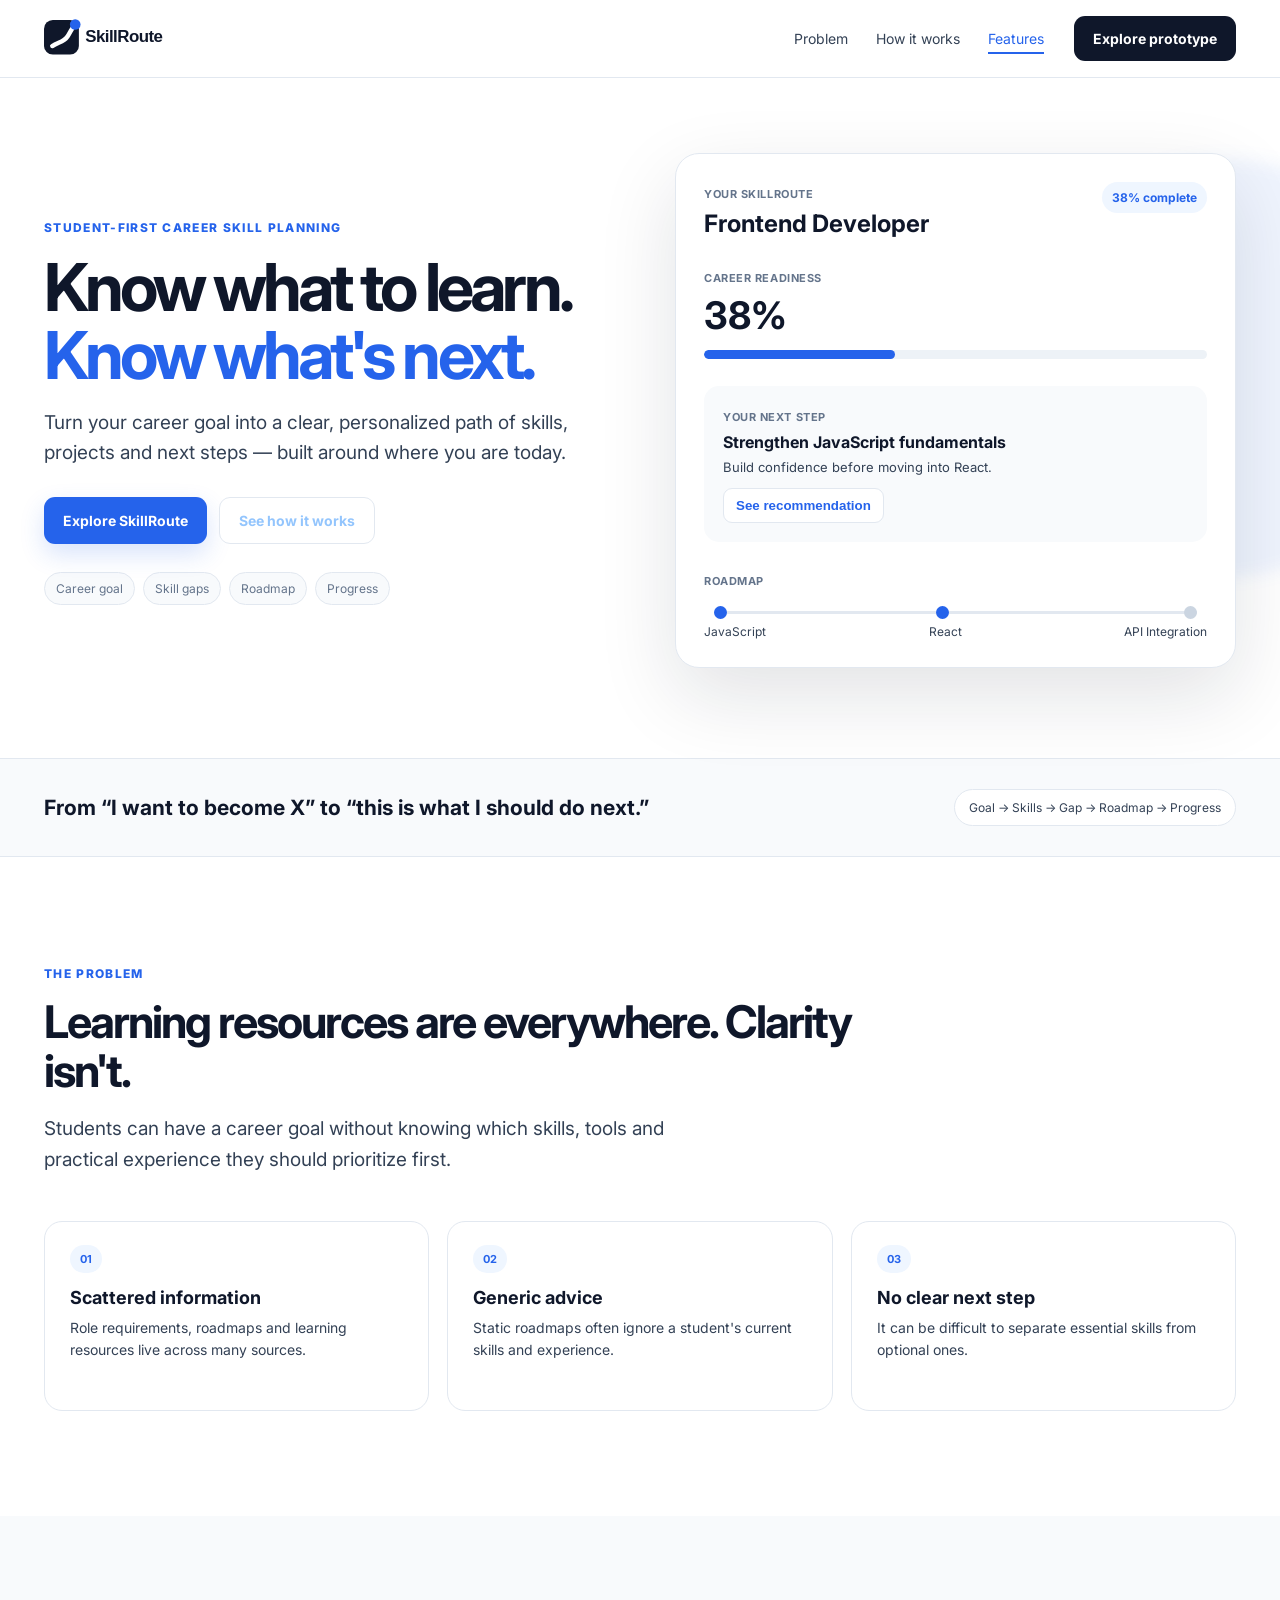
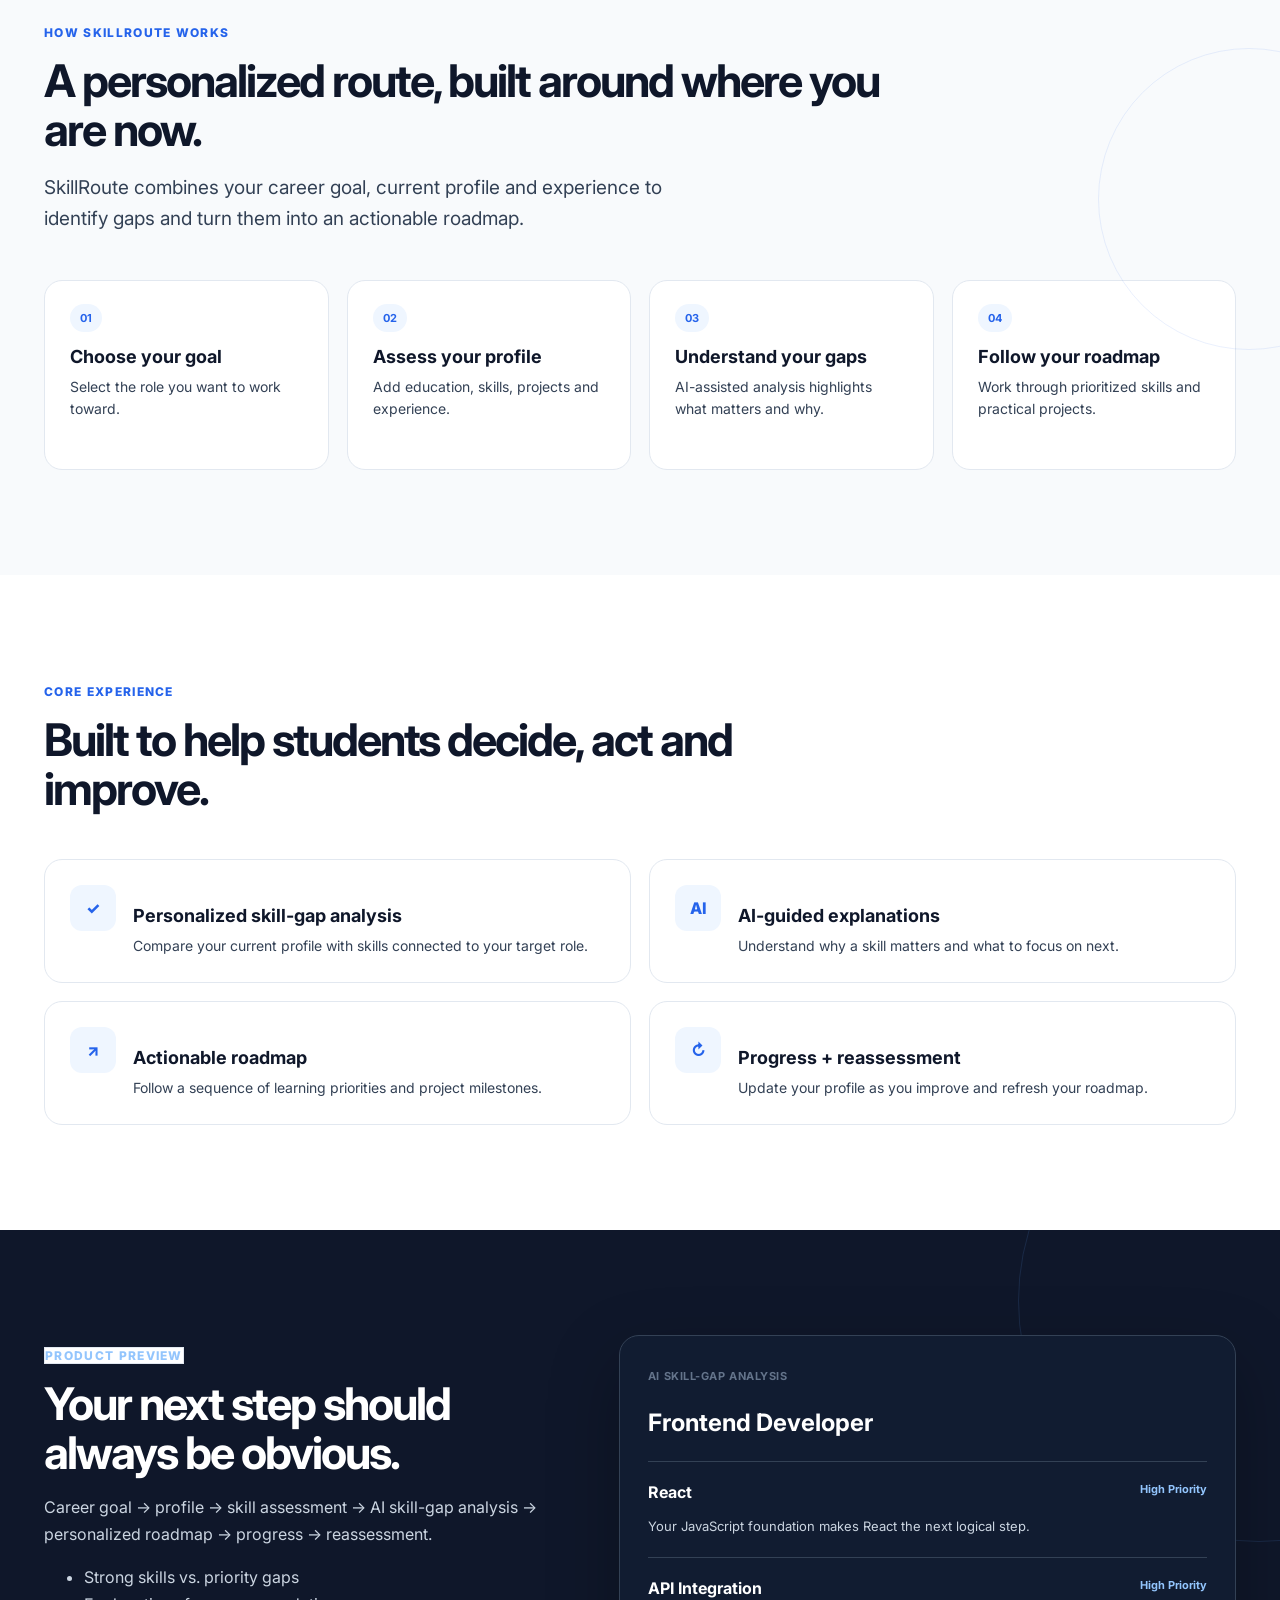
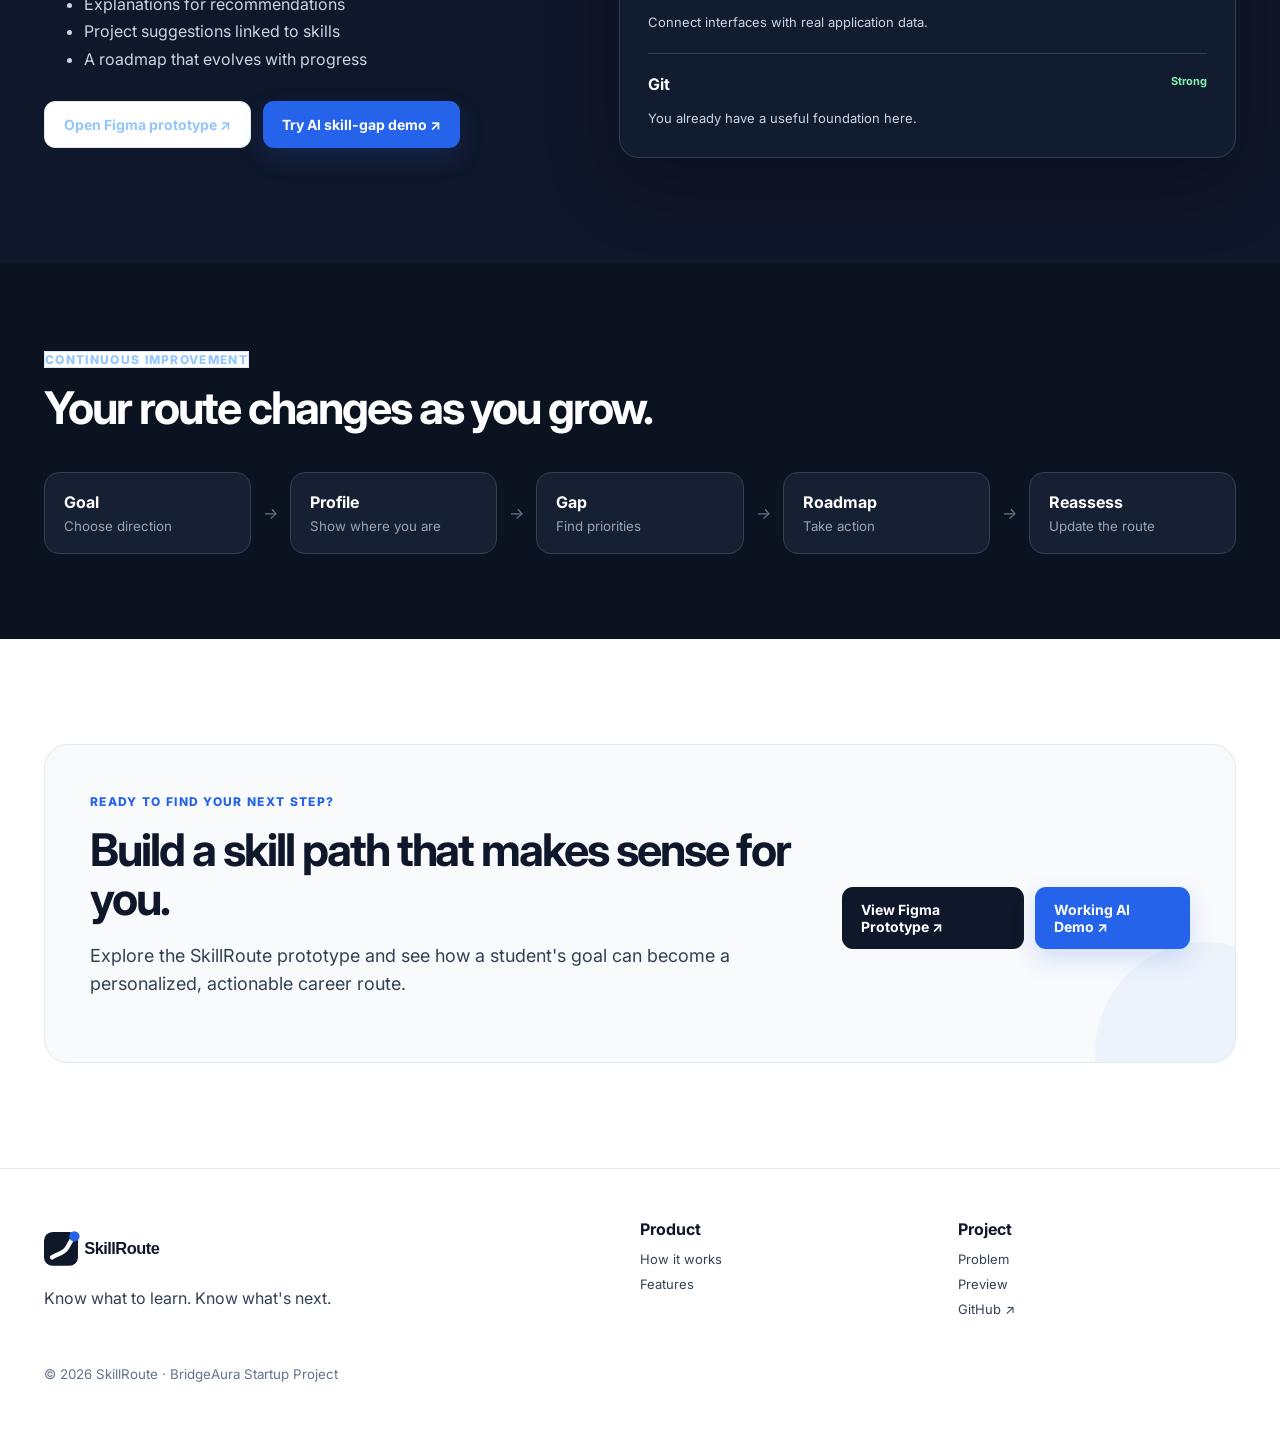
<file: index.html>
<!doctype html>
<html lang="en">
<head>
<meta charset="utf-8">
<meta name="viewport" content="width=device-width,initial-scale=1">
<title>SkillRoute — Know what to learn. Know what's next.</title>
<meta name="description" content="SkillRoute turns a student's career goal into a personalized skill roadmap.">
<link rel="preconnect" href="https://fonts.googleapis.com"><link rel="preconnect" href="https://fonts.gstatic.com" crossorigin><link href="https://fonts.googleapis.com/css2?family=Inter:wght@400;500;600;700;800&display=swap" rel="stylesheet"><link rel="stylesheet" href="style.css">
<style>.brand img{display:block;width:154px;height:auto}.footer-brand img{display:block;width:150px;height:auto;margin-bottom:12px}@media(max-width:600px){.brand img{width:142px}.footer-brand img{width:140px}}</style>
</head>
<body><div class="progress" id="progress"></div>
<header><a class="brand" href="#" aria-label="SkillRoute home"><img src="assets/skillroute-logo.svg" alt="SkillRoute"></a><nav><a href="#problem">Problem</a><a href="#how">How it works</a><a href="#features">Features</a></nav><a class="btn dark" href="#cta">Explore prototype</a></header>
<main>
<section class="hero"><div class="copy reveal"><span class="eyebrow">STUDENT-FIRST CAREER SKILL PLANNING</span><h1>Know what to learn.<br><span>Know what's next.</span></h1><p>Turn your career goal into a clear, personalized path of skills, projects and next steps — built around where you are today.</p><div class="actions"><a class="btn blue" href="#preview">Explore SkillRoute</a><a class="btn light" href="#how">See how it works</a></div><div class="chips"><span>Career goal</span><span>Skill gaps</span><span>Roadmap</span><span>Progress</span></div></div>
<div class="app reveal delay"><div class="apphead"><div><small>YOUR SKILLROUTE</small><h3>Frontend Developer</h3></div><b>38% complete</b></div><small>CAREER READINESS</small><strong class="score">38%</strong><div class="bar"><i></i></div><div class="next"><small>YOUR NEXT STEP</small><h4>Strengthen JavaScript fundamentals</h4><p>Build confidence before moving into React.</p><button type="button" onclick="document.getElementById('preview').scrollIntoView({behavior:'smooth'})">See recommendation</button></div><small>ROADMAP</small><div class="line"><i></i><i></i><i></i></div><div class="labels"><span>JavaScript</span><span>React</span><span>API Integration</span></div></div></section>
<section class="strip"><strong>From “I want to become X” to “this is what I should do next.”</strong><span>Goal → Skills → Gap → Roadmap → Progress</span></section>
<section class="section" id="problem"><div class="head reveal"><span class="eyebrow">THE PROBLEM</span><h2>Learning resources are everywhere. Clarity isn't.</h2><p>Students can have a career goal without knowing which skills, tools and practical experience they should prioritize first.</p></div><div class="grid three"><article class="card reveal"><b>01</b><h3>Scattered information</h3><p>Role requirements, roadmaps and learning resources live across many sources.</p></article><article class="card reveal delay"><b>02</b><h3>Generic advice</h3><p>Static roadmaps often ignore a student's current skills and experience.</p></article><article class="card reveal delay2"><b>03</b><h3>No clear next step</h3><p>It can be difficult to separate essential skills from optional ones.</p></article></div></section>
<section class="section tint" id="how"><div class="head reveal"><span class="eyebrow">HOW SKILLROUTE WORKS</span><h2>A personalized route, built around where you are now.</h2><p>SkillRoute combines your career goal, current profile and experience to identify gaps and turn them into an actionable roadmap.</p></div><div class="grid four"><article class="card reveal"><b>01</b><h3>Choose your goal</h3><p>Select the role you want to work toward.</p></article><article class="card reveal delay"><b>02</b><h3>Assess your profile</h3><p>Add education, skills, projects and experience.</p></article><article class="card reveal delay2"><b>03</b><h3>Understand your gaps</h3><p>AI-assisted analysis highlights what matters and why.</p></article><article class="card reveal delay3"><b>04</b><h3>Follow your roadmap</h3><p>Work through prioritized skills and practical projects.</p></article></div></section>
<section class="section" id="features"><div class="head reveal"><span class="eyebrow">CORE EXPERIENCE</span><h2>Built to help students decide, act and improve.</h2></div><div class="grid two"><article class="feature reveal"><i>✓</i><div><h3>Personalized skill-gap analysis</h3><p>Compare your current profile with skills connected to your target role.</p></div></article><article class="feature reveal delay"><i>AI</i><div><h3>AI-guided explanations</h3><p>Understand why a skill matters and what to focus on next.</p></div></article><article class="feature reveal"><i>↗</i><div><h3>Actionable roadmap</h3><p>Follow a sequence of learning priorities and project milestones.</p></div></article><article class="feature reveal delay"><i>↻</i><div><h3>Progress + reassessment</h3><p>Update your profile as you improve and refresh your roadmap.</p></div></article></div></section>
<section class="preview" id="preview"><div class="preview-inner"><div class="reveal"><span class="eyebrow light">PRODUCT PREVIEW</span><h2>Your next step should always be obvious.</h2><p>Career goal → profile → skill assessment → AI skill-gap analysis → personalized roadmap → progress → reassessment.</p><ul><li>Strong skills vs. priority gaps</li><li>Explanations for recommendations</li><li>Project suggestions linked to skills</li><li>A roadmap that evolves with progress</li></ul><div class="actions"><a class="btn light" href="https://www.figma.com/design/oajk3q8m2jLgLnQjPLyh5r/SkillRoute-%25E2%2580%2594-Final-UI-UX-Prototype?node-id=0-1&p=f&t=VhZqyGixLfOtZPLC-0" target="_blank" rel="noreferrer">Open Figma prototype ↗</a><a class="btn blue" href="ai-demo/">Try AI skill-gap demo ↗</a></div></div><div class="panel reveal delay"><small>AI SKILL-GAP ANALYSIS</small><h3>Frontend Developer</h3><hr><b>React <em>High Priority</em></b><p>Your JavaScript foundation makes React the next logical step.</p><hr><b>API Integration <em>High Priority</em></b><p>Connect interfaces with real application data.</p><hr><b>Git <em class="good">Strong</em></b><p>You already have a useful foundation here.</p></div></div></section>
<section class="loop"><div class="reveal"><span class="eyebrow light">CONTINUOUS IMPROVEMENT</span><h2>Your route changes as you grow.</h2><div class="looprow"><div><b>Goal</b><small>Choose direction</small></div><i>→</i><div><b>Profile</b><small>Show where you are</small></div><i>→</i><div><b>Gap</b><small>Find priorities</small></div><i>→</i><div><b>Roadmap</b><small>Take action</small></div><i>→</i><div><b>Reassess</b><small>Update the route</small></div></div></div></section>
<section class="cta" id="cta"><div class="cta-card reveal"><div><span class="eyebrow">READY TO FIND YOUR NEXT STEP?</span><h2>Build a skill path that makes sense for you.</h2><p>Explore the SkillRoute prototype and see how a student's goal can become a personalized, actionable career route.</p></div><div class="actions"><a class="btn dark" href="https://www.figma.com/design/oajk3q8m2jLgLnQjPLyh5r/SkillRoute-%25E2%2580%2594-Final-UI-UX-Prototype?node-id=0-1&p=f&t=VhZqyGixLfOtZPLC-0" target="_blank" rel="noreferrer">View Figma Prototype ↗</a><a class="btn blue" href="ai-demo/">Working AI Demo ↗</a></div></div></section>
</main>
<footer><div><a class="footer-brand" href="#" aria-label="SkillRoute home"><img src="assets/skillroute-logo.svg" alt="SkillRoute"></a><p>Know what to learn. Know what's next.</p></div><div><strong>Product</strong><a href="#how">How it works</a><a href="#features">Features</a></div><div><strong>Project</strong><a href="#problem">Problem</a><a href="#preview">Preview</a><a href="https://github.com/ashishnaikbackup/SkillRoute" target="_blank" rel="noreferrer">GitHub ↗</a></div><small>© 2026 SkillRoute · BridgeAura Startup Project</small></footer>
<script src="script.js"></script></body></html>
</file>
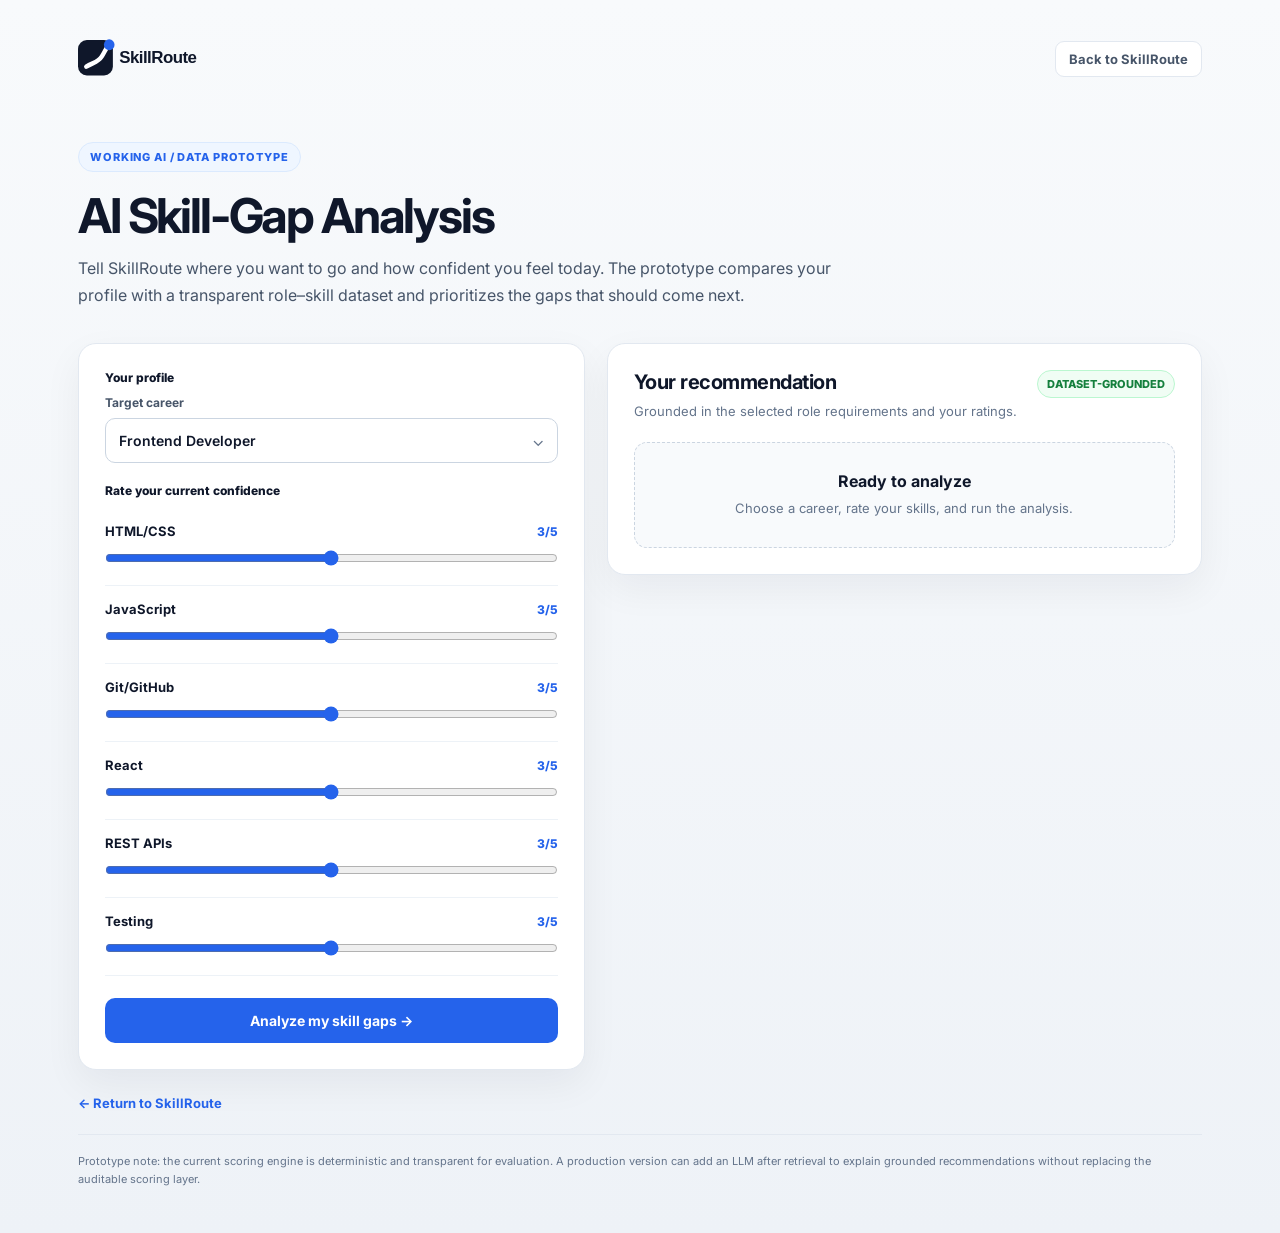
<file: ai-demo/index.html>
<!doctype html>
<html lang="en"><head><meta charset="utf-8"><meta name="viewport" content="width=device-width,initial-scale=1"><meta name="description" content="SkillRoute AI Skill-Gap Analysis prototype"><title>SkillRoute — AI Skill-Gap Analysis</title><link rel="preconnect" href="https://fonts.googleapis.com"><link rel="preconnect" href="https://fonts.gstatic.com" crossorigin><link href="https://fonts.googleapis.com/css2?family=Inter:wght@400;500;600;700;800&display=swap" rel="stylesheet"><style>
:root{--navy:#0f172a;--blue:#2563eb;--ink:#1e293b;--slate:#475569;--muted:#64748b;--line:#e2e8f0;--bg:#f8fafc;--soft:#eff6ff;--green:#15803d;--greenbg:#f0fdf4;--amber:#b45309;--amberbg:#fffbeb}*{box-sizing:border-box}body{margin:0;font-family:Inter,system-ui,sans-serif;background:linear-gradient(180deg,#f8fafc,#eef2f7);color:var(--navy)}.wrap{max-width:1180px;margin:auto;padding:30px 28px 45px}.topbar{height:58px;display:flex;align-items:center;justify-content:space-between;margin-bottom:54px}.brand img{display:block;width:154px;height:auto}.toplink{font-size:13px;font-weight:700;color:var(--slate);text-decoration:none;padding:9px 13px;border:1px solid var(--line);background:#fff;border-radius:9px}.hero{max-width:850px}.eyebrow{display:inline-flex;padding:7px 11px;border-radius:999px;background:var(--soft);border:1px solid #dbeafe;color:var(--blue);font-size:11px;font-weight:800;letter-spacing:.08em;text-transform:uppercase}.hero h1{font-size:48px;line-height:1.08;letter-spacing:-.045em;margin:18px 0 13px}.hero p{font-size:16px;line-height:1.7;color:var(--slate);max-width:790px;margin:0}.grid{display:grid;grid-template-columns:minmax(0,.92fr) minmax(0,1.08fr);gap:22px;margin-top:34px;align-items:start}.card{background:#fff;border:1px solid var(--line);border-radius:18px;padding:26px;box-shadow:0 14px 38px rgba(15,23,42,.055)}.card h2{font-size:20px;letter-spacing:-.025em;margin:0 0 7px}.section-label{font-size:12px;font-weight:800;margin-bottom:10px}label{display:block;font-size:12px;font-weight:700;margin:0 0 8px;color:var(--slate)}.select-wrap{position:relative}.select-wrap:after{content:"⌄";position:absolute;right:14px;top:12px;color:var(--muted)}select{appearance:none;width:100%;padding:13px 42px 13px 13px;border:1px solid #cbd5e1;border-radius:10px;background:#fff;color:var(--navy);font:600 14px Inter;margin-bottom:20px}.skill{padding:15px 0;border-bottom:1px solid #edf2f7}.row{display:flex;justify-content:space-between;align-items:center}.row b{font-size:13px}.value{color:var(--blue);font-size:12px;font-weight:800}input[type=range]{width:100%;accent-color:var(--blue);margin:11px 0 1px}.btn{margin-top:22px;width:100%;border:0;background:var(--blue);color:white;border-radius:10px;padding:14px 16px;font:700 14px Inter;cursor:pointer}.result-head{display:flex;justify-content:space-between;gap:15px;align-items:flex-start}.status{font-size:11px;font-weight:800;color:var(--green);background:var(--greenbg);border:1px solid #bbf7d0;padding:6px 9px;border-radius:999px}.muted{color:var(--muted);font-size:13px;line-height:1.6}.scorebox{margin:20px 0;padding:18px;border-radius:14px;background:var(--navy);color:#fff;display:flex;align-items:end;justify-content:space-between}.score strong{font-size:44px;line-height:1}.score span{font-size:12px;color:#cbd5e1}.mini-label{font-size:10px;text-transform:uppercase;letter-spacing:.08em;font-weight:800;color:#93c5fd;margin-bottom:6px}.gap{border:1px solid var(--line);border-radius:13px;padding:15px;margin:11px 0}.gaptop{display:flex;justify-content:space-between;align-items:center}.gaptop b{font-size:14px}.badge{font-size:10px;font-weight:800;border-radius:99px;padding:5px 8px;background:var(--amberbg);border:1px solid #fde68a;color:var(--amber)}.gapmeta{color:var(--muted);font-size:12px;margin-top:6px}.bar{height:7px;background:#e2e8f0;border-radius:99px;margin-top:11px;overflow:hidden}.bar i{display:block;height:100%;background:linear-gradient(90deg,#60a5fa,var(--blue));border-radius:99px}.next{margin-top:18px;padding:17px 18px;border-radius:13px;background:var(--soft);border:1px solid #dbeafe}.next b{color:#1d4ed8;font-size:13px}.next p{margin:7px 0 0;color:var(--slate);font-size:13px;line-height:1.55}.empty{padding:28px 20px;text-align:center;border:1px dashed #cbd5e1;border-radius:13px;background:#f8fafc}.back{display:inline-block;margin-top:25px;color:var(--blue);text-decoration:none;font-size:13px;font-weight:700}.foot{margin-top:22px;padding-top:18px;border-top:1px solid var(--line);font-size:11px;line-height:1.6;color:var(--muted)}@media(max-width:820px){.grid{grid-template-columns:1fr}.hero h1{font-size:37px}.toplink{display:none}.brand img{width:142px}}
</style></head><body><main class="wrap"><header class="topbar"><a class="brand" href="../" aria-label="SkillRoute home"><img src="../assets/skillroute-logo.svg" alt="SkillRoute"></a><a class="toplink" href="../">Back to SkillRoute</a></header><section class="hero"><span class="eyebrow">Working AI / Data Prototype</span><h1>AI Skill-Gap Analysis</h1><p>Tell SkillRoute where you want to go and how confident you feel today. The prototype compares your profile with a transparent role–skill dataset and prioritizes the gaps that should come next.</p></section><div class="grid"><section class="card"><div class="section-label">Your profile</div><label for="role">Target career</label><div class="select-wrap"><select id="role"><option>Frontend Developer</option><option>Data Analyst</option><option>UI/UX Designer</option><option>VLSI / Embedded</option></select></div><div class="section-label">Rate your current confidence</div><div id="skills"></div><button class="btn" onclick="analyze()">Analyze my skill gaps →</button></section><section class="card"><div class="result-head"><div><h2>Your recommendation</h2><p class="muted" style="margin:0">Grounded in the selected role requirements and your ratings.</p></div><span class="status">DATASET-GROUNDED</span></div><div id="output"><div class="empty" style="margin-top:20px"><strong>Ready to analyze</strong><p class="muted" style="margin:7px 0 0">Choose a career, rate your skills, and run the analysis.</p></div></div></section></div><a class="back" href="../">← Return to SkillRoute</a><div class="foot">Prototype note: the current scoring engine is deterministic and transparent for evaluation. A production version can add an LLM after retrieval to explain grounded recommendations without replacing the auditable scoring layer.</div></main><script>
const data={"Frontend Developer":[['HTML/CSS',5],['JavaScript',5],['Git/GitHub',4],['React',4],['REST APIs',4],['Testing',3]],"Data Analyst":[['SQL',5],['Excel/Spreadsheets',4],['Python',4],['Statistics',4],['Data Visualization',4],['Power BI/Tableau',3]],"UI/UX Designer":[['User Research',5],['Figma',5],['Wireframing',4],['Prototyping',4],['Design Systems',4],['Usability Testing',3]],"VLSI / Embedded":[['Digital Logic',5],['Verilog/SystemVerilog',5],['C/C++',4],['FPGA/Vivado',4],['Computer Architecture',3],['Git/GitHub',3]]};
function render(){const role=document.getElementById('role').value;document.getElementById('skills').innerHTML=data[role].map((s,i)=>`<div class="skill"><div class="row"><b>${s[0]}</b><span class="value" id="v${i}">3/5</span></div><input type="range" min="1" max="5" value="3" id="s${i}" oninput="document.getElementById('v${i}').textContent=this.value+'/5'"></div>`).join('')};document.getElementById('role').onchange=render;render();
function analyze(){const role=document.getElementById('role').value;const gaps=data[role].map((s,i)=>({skill:s[0],target:s[1],current:+document.getElementById('s'+i).value,gap:s[1]-(+document.getElementById('s'+i).value)})).sort((a,b)=>b.gap-a.gap);const positive=gaps.filter(x=>x.gap>0);const avg=gaps.reduce((a,x)=>a+x.current,0)/gaps.length;const readiness=Math.round(avg/5*100);let html=`<div class="scorebox"><div><div class="mini-label">Career readiness</div><div class="score"><strong>${readiness}%</strong></div></div><span>${positive.length} skill gap${positive.length===1?'':'s'} identified</span></div>`;if(positive.length){positive.slice(0,4).forEach(x=>{const width=Math.max(12,Math.round(x.gap/x.target*100));html+=`<div class="gap"><div class="gaptop"><b>${x.skill}</b><span class="badge">${x.gap>=2?'HIGH PRIORITY':'PRIORITY'}</span></div><div class="gapmeta">Current ${x.current}/5 · Target ${x.target}/5 · Gap ${x.gap}</div><div class="bar"><i style="width:${width}%"></i></div></div>`});const top=positive[0];html+=`<div class="next"><b>Recommended next action</b><p>Prioritize <strong>${top.skill}</strong>, then reassess your confidence after a small practical project.</p></div>`}else html+='<div class="next"><b>No major gaps detected</b><p>Your current ratings meet the demo target levels for this role.</p></div>';document.getElementById('output').innerHTML=html}
</script></body></html>
</file>
<file: style.css>
:root{--navy:#0F172A;--blue:#2563EB;--surface:#F8FAFC;--slate:#334155;--muted:#64748B;--border:#E2E8F0}*{box-sizing:border-box}html{scroll-behavior:smooth}body{margin:0;font-family:Inter,system-ui,sans-serif;color:var(--navy);background:#fff;overflow-x:hidden}a{text-decoration:none;color:inherit}.progress{position:fixed;top:0;left:0;height:3px;background:var(--blue);width:0;z-index:99;box-shadow:0 0 14px #2563eb66}header{height:78px;display:flex;align-items:center;gap:30px;padding:0 max(24px,calc((100vw - 1192px)/2));border-bottom:1px solid var(--border);position:sticky;top:0;background:#fffffff0;backdrop-filter:blur(14px);z-index:50}.brand{font-weight:800;letter-spacing:-.03em}nav{margin-left:auto;display:flex;gap:28px;font-size:14px;color:var(--slate)}nav a{position:relative}nav a:after{content:"";position:absolute;left:0;right:100%;bottom:-7px;height:2px;background:var(--blue);transition:.25s}nav a:hover{color:var(--blue)}nav a:hover:after{right:0}.btn{display:inline-flex;align-items:center;justify-content:center;padding:14px 19px;border-radius:11px;font-size:14px;font-weight:700;transition:.25s;will-change:transform}.btn:hover{transform:translateY(-3px);box-shadow:0 12px 28px #0f172a18}.dark{background:var(--navy);color:#fff}.blue{background:var(--blue);color:#fff;box-shadow:0 10px 25px #2563eb2e}.light{border:1px solid var(--border);background:#fff}.hero{max-width:1240px;margin:auto;min-height:680px;padding:70px 24px 85px;display:grid;grid-template-columns:1fr 1fr;gap:70px;align-items:center;position:relative}.hero:before{content:"";position:absolute;width:420px;height:420px;border-radius:50%;background:#2563eb12;filter:blur(8px);top:80px;right:-170px;z-index:-1;animation:float 8s ease-in-out infinite}.eyebrow{font-size:12px;font-weight:800;letter-spacing:.11em;color:var(--blue)}h1{font-size:66px;line-height:1.02;letter-spacing:-.06em;margin:18px 0}h1 span{color:var(--blue)}.copy>p,.head p{font-size:19px;line-height:1.6;color:var(--slate);max-width:650px}.actions{display:flex;gap:12px;margin-top:28px}.chips{display:flex;gap:8px;flex-wrap:wrap;margin-top:28px}.chips span{padding:8px 11px;background:var(--surface);border:1px solid var(--border);border-radius:99px;color:var(--muted);font-size:12px;transition:.25s}.chips span:hover{transform:translateY(-3px);border-color:#93C5FD;background:#EFF6FF;color:var(--blue)}.app{border:1px solid var(--border);border-radius:24px;padding:28px;background:#fff;box-shadow:0 28px 80px #0f172a1f;animation:cardFloat 6s ease-in-out infinite;will-change:transform}.apphead{display:flex;justify-content:space-between;gap:20px}.app small,.panel small{font-size:11px;color:var(--muted);font-weight:700;letter-spacing:.05em}.app h3{margin:7px 0 28px;font-size:24px}.apphead>b{background:#EFF6FF;color:var(--blue);height:max-content;padding:8px 10px;border-radius:99px;font-size:12px}.score{display:block;font-size:38px;margin:6px 0 12px}.bar{height:9px;background:#EDF2F7;border-radius:9px;overflow:hidden}.bar i{display:block;width:38%;height:100%;background:var(--blue);border-radius:9px;animation:growBar 1.5s .4s ease both}.next{margin:27px 0;padding:19px;border-radius:15px;background:var(--surface);transition:.25s}.next:hover{transform:translateY(-4px);box-shadow:0 12px 28px #0f172a10}.next h4{margin:7px 0;font-size:16px}.next p{margin:0;color:var(--slate);font-size:13px}.next button{margin-top:13px;border:1px solid var(--border);background:#fff;color:var(--blue);padding:9px 12px;border-radius:9px;font-weight:700}.line{height:3px;background:var(--border);margin:22px 10px 10px;position:relative}.line i{position:absolute;width:13px;height:13px;border-radius:50%;background:#CBD5E1;top:-5px}.line i:nth-child(1),.line i:nth-child(2){background:var(--blue)}.line i:nth-child(1){left:0}.line i:nth-child(2){left:46%}.line i:nth-child(3){right:0}.labels{display:flex;justify-content:space-between;font-size:12px;color:var(--slate)}.strip{background:var(--surface);border-block:1px solid var(--border);padding:30px max(24px,calc((100vw - 1192px)/2));display:flex;justify-content:space-between;gap:30px;align-items:center}.strip strong{font-size:21px}.strip span{border:1px solid var(--border);background:#fff;border-radius:99px;padding:10px 14px;font-size:12px;color:var(--slate)}.section{max-width:1240px;margin:auto;padding:105px 24px}.head{max-width:850px}.head h2,.preview h2,.loop h2,.cta h2{font-size:45px;line-height:1.08;letter-spacing:-.045em;margin:16px 0}.grid{display:grid;gap:18px;margin-top:46px}.three{grid-template-columns:repeat(3,1fr)}.four{grid-template-columns:repeat(4,1fr)}.two{grid-template-columns:repeat(2,1fr)}.card,.feature{border:1px solid var(--border);border-radius:18px;padding:25px;background:#fff;transition:transform .3s ease,box-shadow .3s ease,border-color .3s ease}.card:hover,.feature:hover{transform:translateY(-7px);box-shadow:0 18px 40px #0f172a0d;border-color:#CBD5E1}.card{min-height:190px}.card>b{color:var(--blue);background:#EFF6FF;border-radius:99px;padding:7px 10px;font-size:11px}.card h3,.feature h3{font-size:18px;margin:20px 0 9px}.card p,.feature p{font-size:14px;line-height:1.55;color:var(--slate);margin:0}.tint{max-width:none;background:var(--surface);padding-left:max(24px,calc((100vw - 1192px)/2));padding-right:max(24px,calc((100vw - 1192px)/2));position:relative;overflow:hidden}.tint:after{content:"";position:absolute;width:300px;height:300px;border-radius:50%;border:1px solid #2563eb18;right:-120px;top:20%;animation:spin 18s linear infinite}.feature{display:flex;gap:17px}.feature i{font-style:normal;width:46px;height:46px;display:grid;place-items:center;background:#EFF6FF;color:var(--blue);border-radius:12px;font-weight:800;flex:none}.preview{background:var(--navy);color:#fff;padding:105px 24px;position:relative;overflow:hidden}.preview:before{content:"";position:absolute;width:480px;height:480px;border:1px solid #60a5fa22;border-radius:50%;right:-220px;top:-170px;animation:spin 22s linear infinite}.preview>div{max-width:1192px;margin:auto;display:grid;grid-template-columns:.9fr 1.1fr;gap:70px;align-items:center;position:relative}.light{color:#93C5FD}.preview p,.preview li{color:#CBD5E1;line-height:1.7}.preview li{transition:transform .2s}.preview li:hover{transform:translateX(5px)}.panel{background:#111C31;border:1px solid #334155;border-radius:20px;padding:28px;box-shadow:0 25px 70px #0004;transition:transform .35s,box-shadow .35s}.panel:hover{transform:translateY(-6px) rotate(.3deg);box-shadow:0 30px 80px #0006}.panel h3{font-size:24px}.panel hr{border:0;border-top:1px solid #334155;margin:20px 0}.panel b{display:flex;justify-content:space-between}.panel em{font-style:normal;color:#93C5FD;font-size:11px}.panel .good{color:#86EFAC}.panel p{font-size:13px;margin-bottom:0}.loop{background:#0B1220;color:#fff;padding:85px 24px;position:relative;overflow:hidden}.loop>div{max-width:1192px;margin:auto}.looprow{display:flex;align-items:center;gap:12px;margin-top:40px}.looprow>div{flex:1;padding:19px;background:#172033;border:1px solid #334155;border-radius:15px;transition:.3s}.looprow>div:hover{transform:translateY(-5px);border-color:#60A5FA}.looprow small{display:block;color:#94A3B8;margin-top:6px}.looprow i{color:#64748B}.cta{max-width:1240px;margin:auto;padding:105px 24px}.cta-card{background:var(--surface);border:1px solid var(--border);border-radius:24px;padding:45px;display:flex;align-items:center;justify-content:space-between;gap:40px;overflow:hidden;position:relative}.cta-card:after{content:"";position:absolute;width:220px;height:220px;border-radius:50%;background:#2563eb0c;right:-80px;bottom:-100px}.cta-card p{color:var(--slate);font-size:18px;line-height:1.6;max-width:680px}footer{border-top:1px solid var(--border);padding:50px max(24px,calc((100vw - 1192px)/2));display:grid;grid-template-columns:2fr 1fr 1fr;gap:40px;color:var(--slate)}footer strong{display:block;color:var(--navy);margin-bottom:12px}footer a{display:block;font-size:13px;margin:9px 0}footer a:hover{color:var(--blue)}footer small{grid-column:1/-1;color:var(--muted)}.reveal{opacity:0;transform:translateY(26px) scale(.985);transition:opacity .75s cubic-bezier(.2,.7,.2,1),transform .75s cubic-bezier(.2,.7,.2,1)}.reveal.show{opacity:1;transform:none}.delay{transition-delay:.1s}.delay2{transition-delay:.18s}.delay3{transition-delay:.26s}@keyframes float{0%,100%{transform:translate3d(0,0,0)}50%{transform:translate3d(-25px,22px,0)}}@keyframes cardFloat{0%,100%{transform:translateY(0) rotate(0deg)}50%{transform:translateY(-8px) rotate(.4deg)}}@keyframes growBar{from{width:0}to{width:38%}}@keyframes spin{to{transform:rotate(360deg)}}@media(max-width:900px){nav{display:none}.hero{grid-template-columns:1fr}.three,.four{grid-template-columns:1fr 1fr}.preview>div{grid-template-columns:1fr}.looprow{display:grid;grid-template-columns:1fr 1fr}.looprow i{display:none}.cta-card{display:block}.cta-card .btn{margin-top:20px}}@media(max-width:600px){header{padding:0 20px}.hero{padding-top:50px}.hero h1{font-size:43px}.copy>p,.head p{font-size:17px}.actions{flex-direction:column}.actions .btn{width:100%}.three,.four,.two,.looprow{grid-template-columns:1fr}.strip{display:block}.strip span{display:inline-block;margin-top:16px}.head h2,.preview h2,.loop h2,.cta h2{font-size:34px}.section,.preview,.loop,.cta{padding-top:75px;padding-bottom:75px}.cta-card{padding:28px}.footer{grid-template-columns:1fr}footer small{grid-column:auto}}@media(prefers-reduced-motion:reduce){html{scroll-behavior:auto}.reveal{opacity:1;transform:none;transition:none}.btn,.card,.feature,.panel,.app{animation:none!important;transition:none}.tint:after,.preview:before,.hero:before{animation:none}.bar i{animation:none;width:38%}}
nav a.active{color:var(--blue)}
nav a.active:after{right:0}
.featured{border-color:#93C5FD;box-shadow:0 14px 36px #2563eb12}
.plan{display:inline-block;font-size:11px;font-weight:800;letter-spacing:.1em;color:var(--blue);padding:6px 9px;background:#EFF6FF;border-radius:99px}
.card .btn{margin-top:18px}
.per{font-size:14px;font-weight:600;color:var(--muted);letter-spacing:0}
.waitlist{display:flex;gap:10px;margin-top:22px;max-width:680px}
.waitlist input{min-width:0;flex:1;border:1px solid var(--border);border-radius:11px;padding:14px 15px;font:inherit;background:#fff;color:var(--navy);outline:none}
.waitlist input:focus{border-color:#93C5FD;box-shadow:0 0 0 4px #2563eb12}
.form-status{min-height:22px;font-size:13px!important;color:var(--blue)!important;margin:10px 0 0!important}
.sr-only{position:absolute;width:1px;height:1px;padding:0;margin:-1px;overflow:hidden;clip:rect(0,0,0,0);white-space:nowrap;border:0}
@media(max-width:600px){.waitlist{flex-direction:column}.waitlist .btn{width:100%}}
</file>
